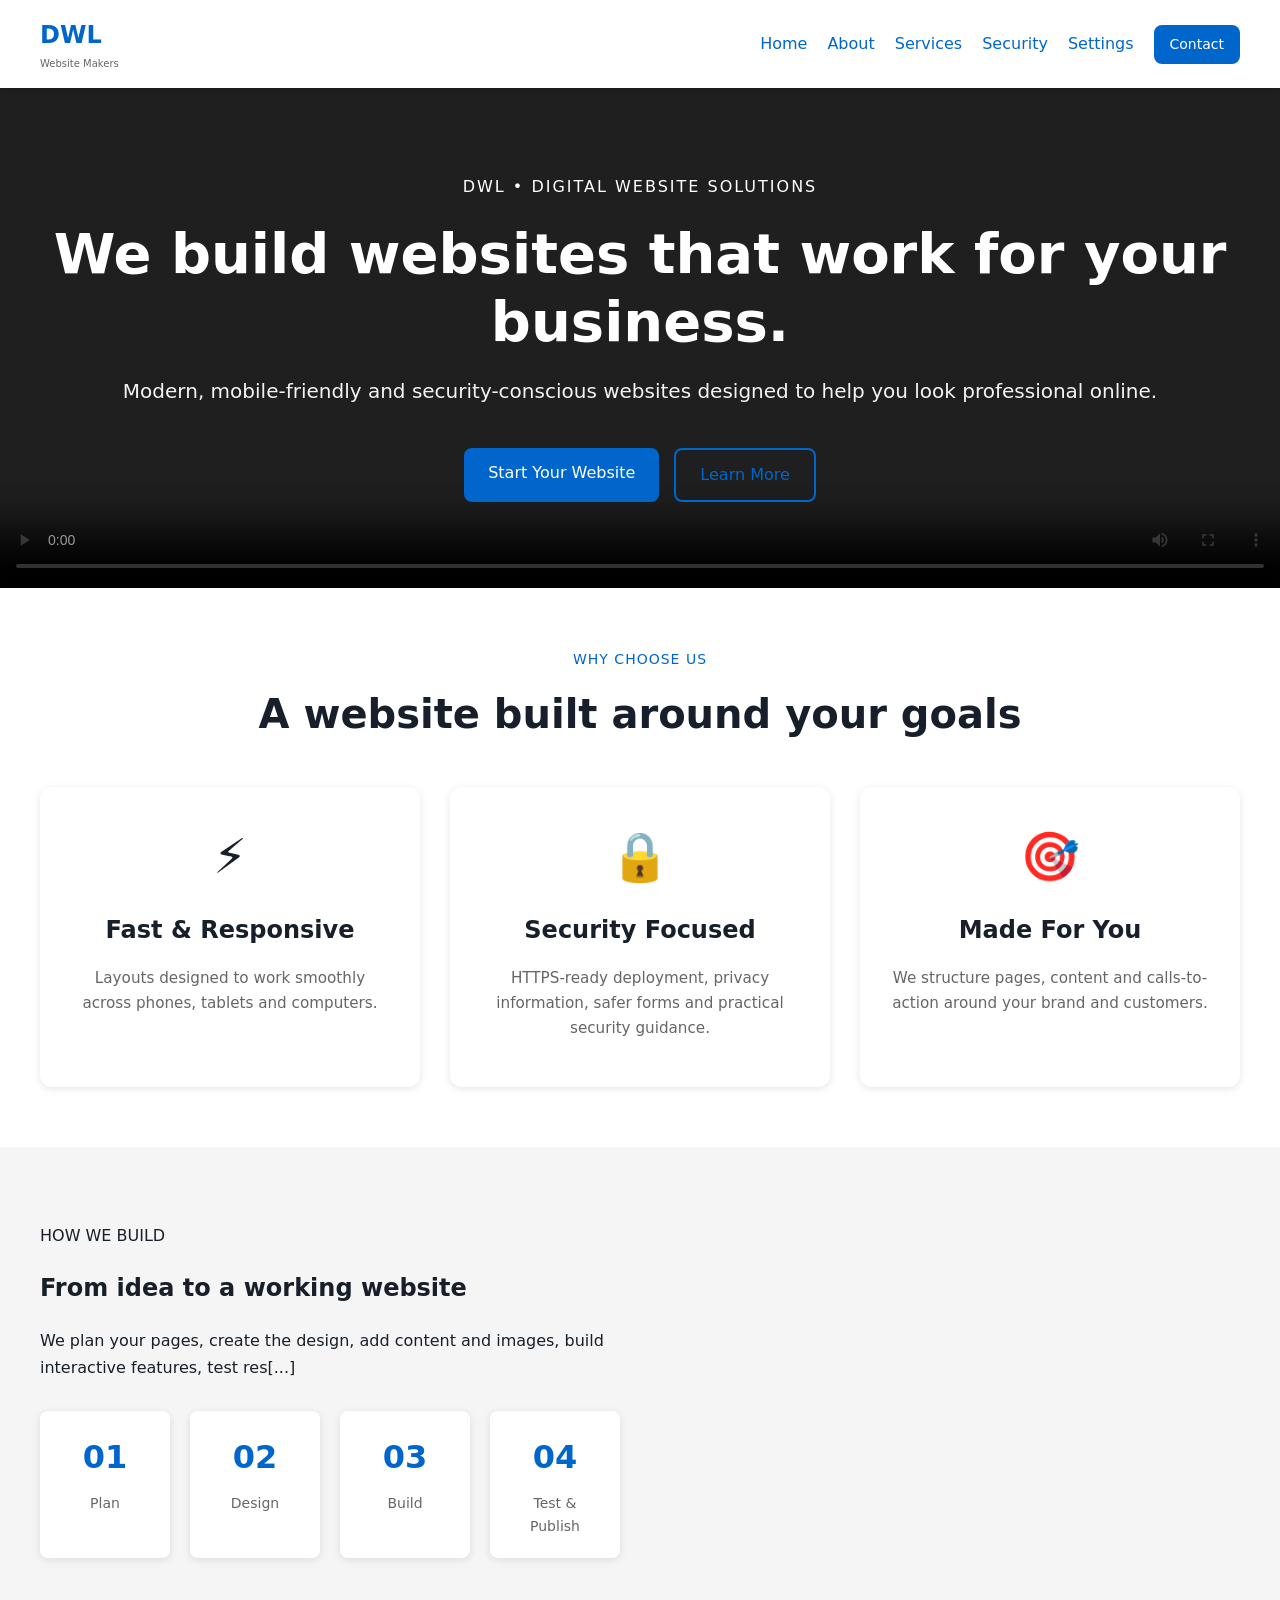
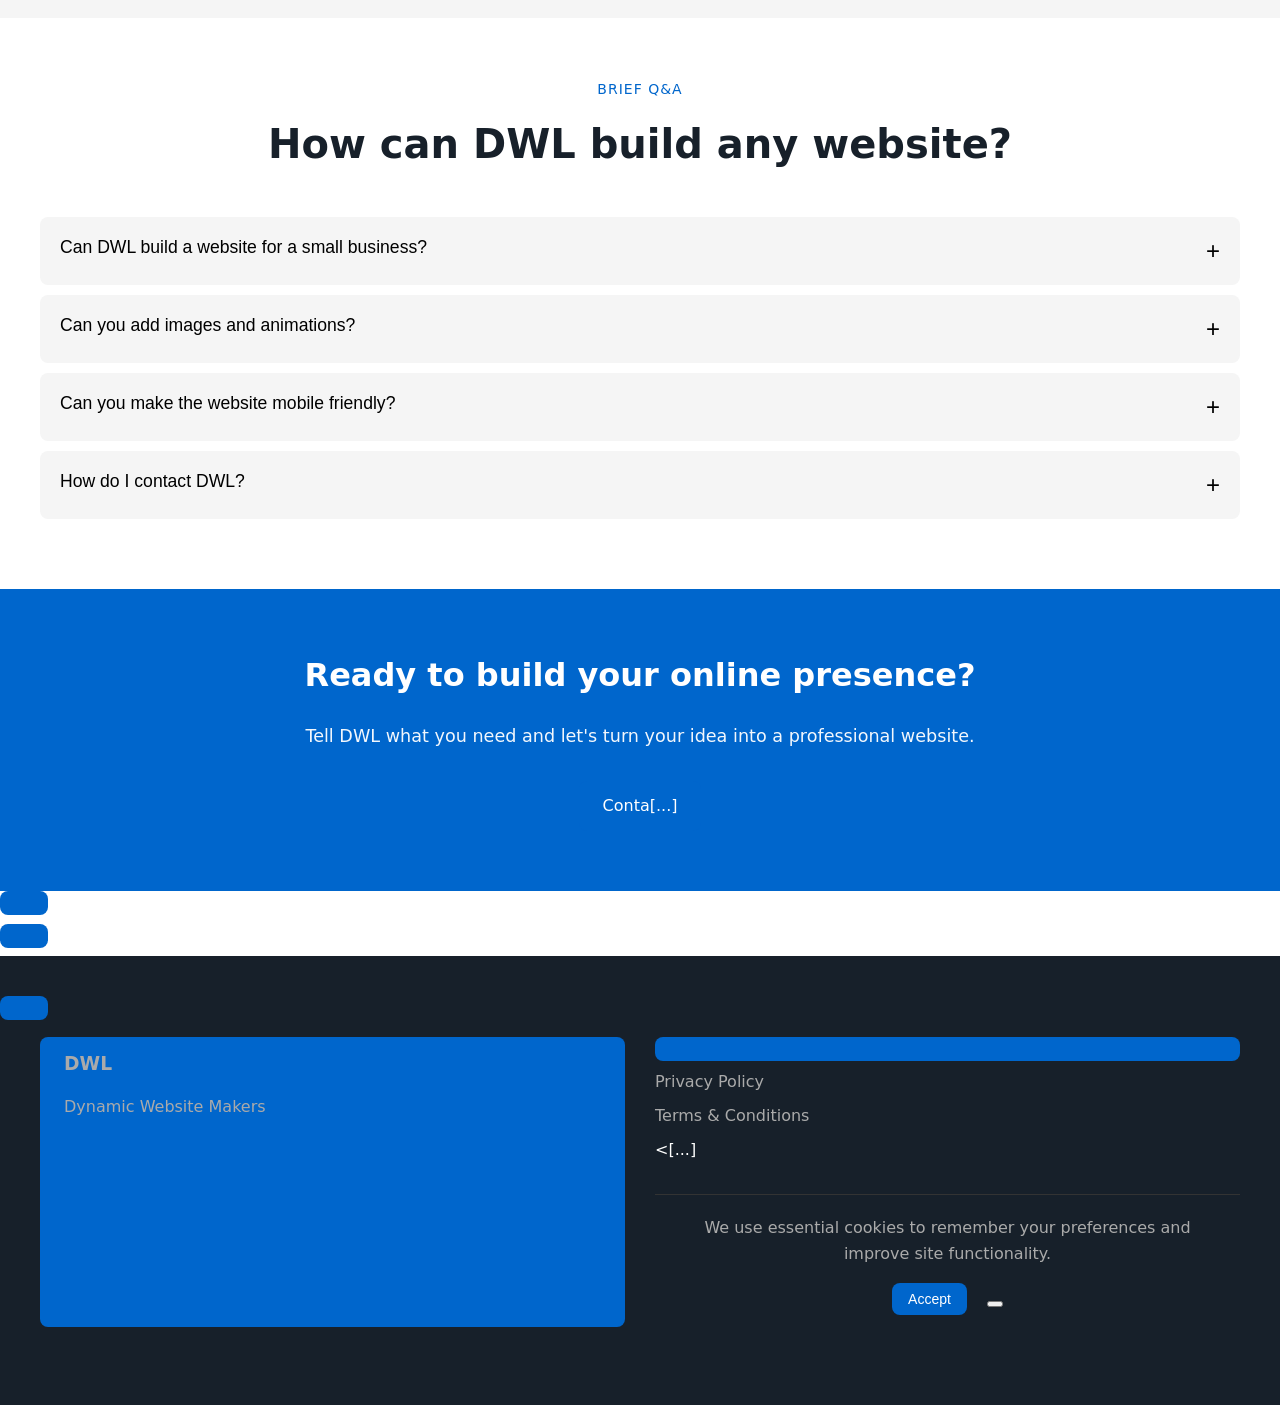
<file: index.html>
<!DOCTYPE html>
<html lang="en">
<head>
  <meta charset="UTF-8">
  <meta name="viewport" content="width=device-width, initial-scale=1.0">
  <meta name="description" content="DWL - Professional, secure and responsive website design and development services.">
  <meta name="robots" content="index, follow">
  <meta property="og:title" content="DWL | Dynamic Website Making">
  <meta property="og:description" content="We build modern, responsive and secure websites for businesses and individuals.">
  <meta property="og:image" content="images/dwl-workspace.jpg">
  <title>DWL | Dynamic Website Making</title>
  <link rel="icon" href="images/dwl-workspace.jpg">
  <link rel="stylesheet" href="style.css">
</head>
<body>
<header class="site-header">
  <nav class="nav container">
    <a class="brand" href="index.html"><span>DWL</span><small>Website Makers</small></a>
    <button class="menu-toggle" aria-label="Open menu">☰</button>
    <div class="nav-links">
      <a href="index.html">Home</a><a href="about.html">About</a><a href="services.html">Services</a>
      <a href="security.html">Security</a><a href="settings.html">Settings</a><a href="contact.html" class="btn small">Contact</a>
    </div>
  </nav>
</header>

<main>
<section class="hero">
  <video class="hero-video" controls>
    <source src="video/September_12,_2026(720p)(1).mp4" type="video/mp4">
  </video>
  <div class="hero-overlay"></div>
  <div class="container hero-content reveal">
    <p class="eyebrow">DWL • DIGITAL WEBSITE SOLUTIONS</p>
    <h1>We build websites that work for your business.</h1>
    <p class="lead">Modern, mobile-friendly and security-conscious websites designed to help you look professional online.</p>
    <div class="actions"><a class="btn" href="contact.html">Start Your Website</a><a class="btn ghost" href="about.html">Learn More</a></div>
  </div>
</section>

<section class="section container">
  <div class="section-head reveal"><p class="eyebrow">WHY CHOOSE US</p><h2>A website built around your goals</h2></div>
  <div class="cards">
    <article class="card reveal"><div class="icon">⚡</div><h3>Fast & Responsive</h3><p>Layouts designed to work smoothly across phones, tablets and computers.</p></article>
    <article class="card reveal"><div class="icon">🔒</div><h3>Security Focused</h3><p>HTTPS-ready deployment, privacy information, safer forms and practical security guidance.</p></article>
    <article class="card reveal"><div class="icon">🎯</div><h3>Made For You</h3><p>We structure pages, content and calls-to-action around your brand and customers.</p></article>
  </div>
</section>

<section class="section alt">
  <div class="container split">
    <div class="reveal"><p class="eyebrow">HOW WE BUILD</p><h2>From idea to a working website</h2><p>We plan your pages, create the design, add content and images, build interactive features, test res[...]
    <div class="process reveal">
      <div><b>01</b><span>Plan</span></div><div><b>02</b><span>Design</span></div><div><b>03</b><span>Build</span></div><div><b>04</b><span>Test & Publish</span></div>
    </div>
  </div>
</section>

<section class="section container faq-section">
  <div class="section-head reveal"><p class="eyebrow">BRIEF Q&A</p><h2>How can DWL build any website?</h2></div>
  <div class="faq reveal">
    <button class="faq-q">Can DWL build a website for a small business? <span>+</span></button>
    <div class="faq-a">Yes. We can create a focused business website with pages such as Home, About, Services, Gallery, Contact, Privacy Policy and Terms.</div>
    <button class="faq-q">Can you add images and animations? <span>+</span></button>
    <div class="faq-a">Yes. We can add your images, galleries, subtle animations, interactive sections and responsive layouts.</div>
    <button class="faq-q">Can you make the website mobile friendly? <span>+</span></button>
    <div class="faq-a">Yes. The design can adapt to phones, tablets and desktop screens.</div>
    <button class="faq-q">How do I contact DWL? <span>+</span></button>
    <div class="faq-a">Call 0977388313 or email drlldanny@gmail.com. Fax support is available on request.</div>
  </div>
</section>

<section class="cta">
  <div class="container reveal"><h2>Ready to build your online presence?</h2><p>Tell DWL what you need and let's turn your idea into a professional website.</p><a class="btn" href="contact.html">Conta[...]
</section>
</main>

<footer class="footer"><div class="container footer-grid"><div><h3>DWL</h3><p>Dynamic Website Makers</p></div><div><a href="privacy.html">Privacy Policy</a><a href="terms.html">Terms & Conditions</a><[...]
<div id="cookie-banner" class="cookie"><p>We use essential cookies to remember your preferences and improve site functionality.</p><button id="accept-cookies" class="btn small">Accept</button><button [...]
<script src="script.js"></script>
</body>
</html>
</file>
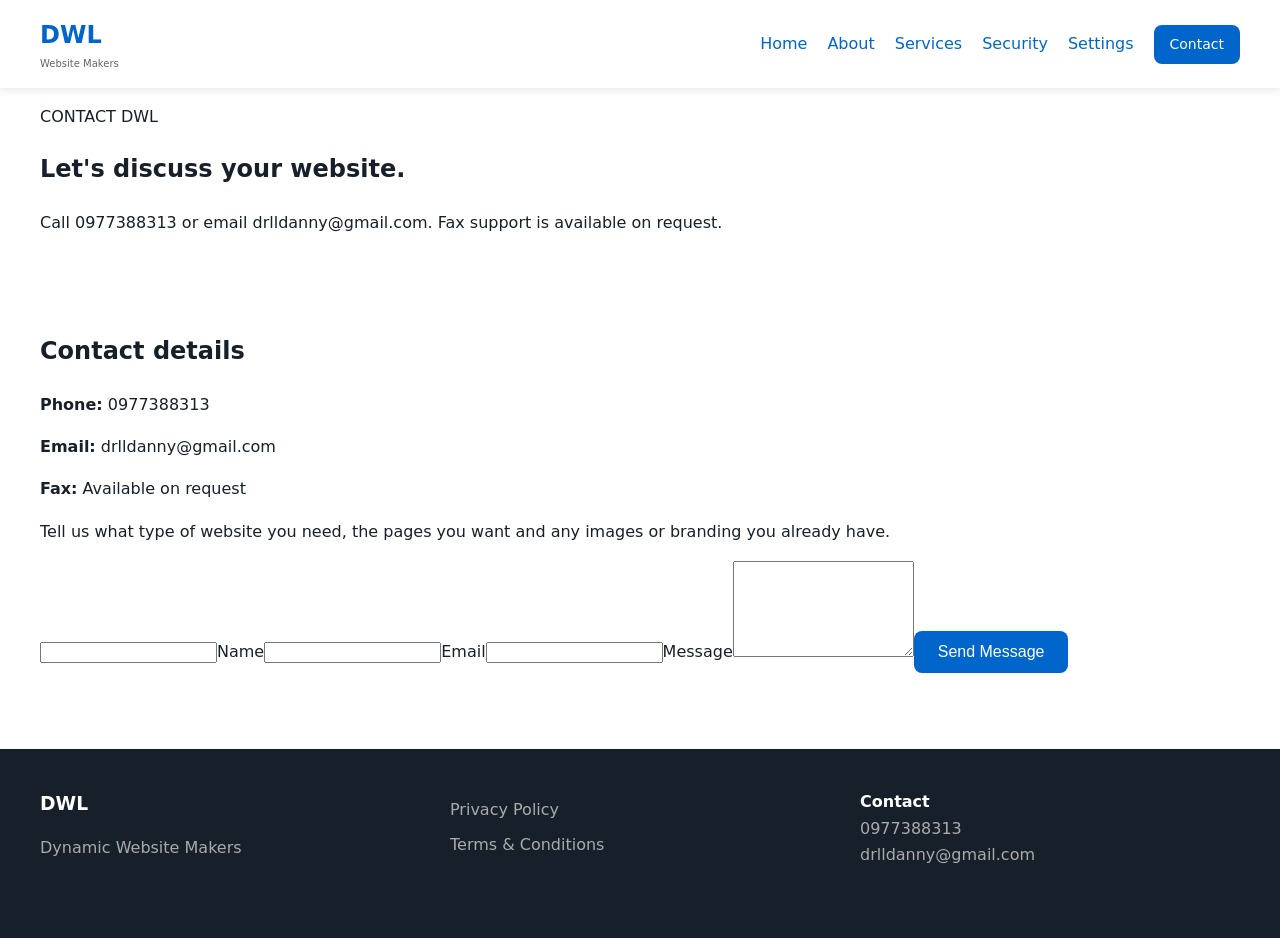
<file: contact.html>
<!DOCTYPE html><html lang="en"><head><meta charset="UTF-8"><meta name="viewport" content="width=device-width,initial-scale=1"><title>Contact | DWL</title><link rel="stylesheet" href="style.css"></head><body>
<header class="site-header"><nav class="nav container"><a class="brand" href="index.html"><span>DWL</span><small>Website Makers</small></a><button class="menu-toggle">☰</button><div class="nav-links"><a href="index.html">Home</a><a href="about.html">About</a><a href="services.html">Services</a><a href="security.html">Security</a><a href="settings.html">Settings</a><a href="contact.html" class="btn small">Contact</a></div></nav></header>
<main><section class="page-hero"><div class="container reveal"><p class="eyebrow">CONTACT DWL</p><h1>Let's discuss your website.</h1><p>Call 0977388313 or email drlldanny@gmail.com. Fax support is available on request.</p></div></section><section class="section container contact-grid"><div class="contact-info reveal"><h2>Contact details</h2><p><strong>Phone:</strong> 0977388313</p><p><strong>Email:</strong> drlldanny@gmail.com</p><p><strong>Fax:</strong> Available on request</p><p>Tell us what type of website you need, the pages you want and any images or branding you already have.</p></div>
<form id="contact-form" class="contact-form reveal" novalidate><input type="text" name="website" class="honeypot" tabindex="-1" autocomplete="off"><label>Name<input name="name" required maxlength="80"></label><label>Email<input name="email" type="email" required maxlength="120"></label><label>Message<textarea name="message" rows="6" required maxlength="1000"></textarea></label><button class="btn" type="submit">Send Message</button><p id="form-status" class="form-status"></p></form></section></main>
<footer class="footer"><div class="container footer-grid"><div><h3>DWL</h3><p>Dynamic Website Makers</p></div><div><a href="privacy.html">Privacy Policy</a><a href="terms.html">Terms & Conditions</a></div><div><strong>Contact</strong><p>0977388313<br>drlldanny@gmail.com</p></div></div></footer><script src="script.js"></script></body></html>
</file>
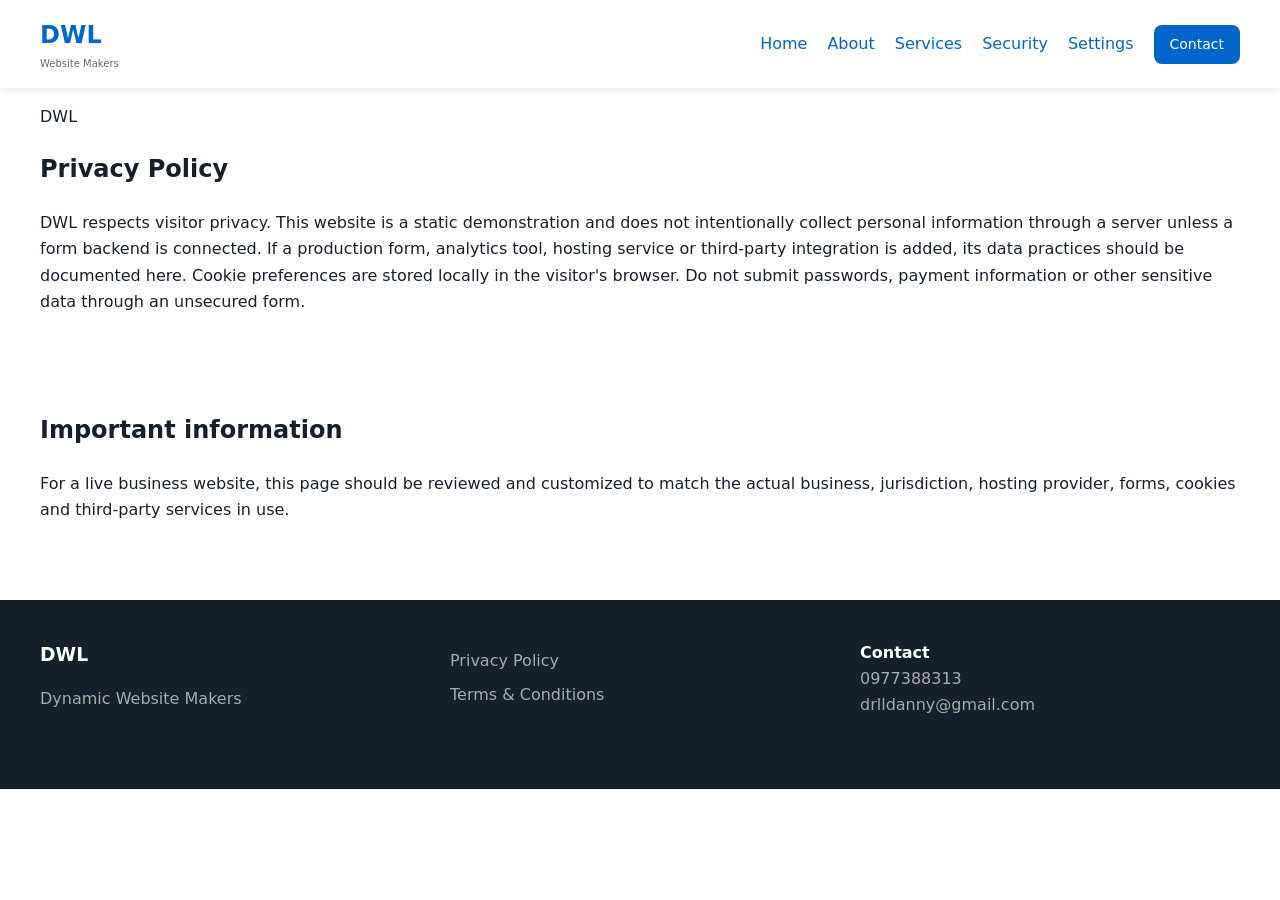
<file: privacy.html>
<!DOCTYPE html><html lang="en"><head><meta charset="UTF-8"><meta name="viewport" content="width=device-width,initial-scale=1"><title>Privacy Policy | DWL</title><link rel="stylesheet" href="style.css"></head><body>
<header class="site-header"><nav class="nav container"><a class="brand" href="index.html"><span>DWL</span><small>Website Makers</small></a><button class="menu-toggle">☰</button><div class="nav-links"><a href="index.html">Home</a><a href="about.html">About</a><a href="services.html">Services</a><a href="security.html">Security</a><a href="settings.html">Settings</a><a href="contact.html" class="btn small">Contact</a></div></nav></header>
<main><section class="page-hero"><div class="container reveal"><p class="eyebrow">DWL</p><h1>Privacy Policy</h1><p>DWL respects visitor privacy. This website is a static demonstration and does not intentionally collect personal information through a server unless a form backend is connected. If a production form, analytics tool, hosting service or third-party integration is added, its data practices should be documented here. Cookie preferences are stored locally in the visitor's browser. Do not submit passwords, payment information or other sensitive data through an unsecured form.</p></div></section><section class="section container legal reveal"><h2>Important information</h2><p>For a live business website, this page should be reviewed and customized to match the actual business, jurisdiction, hosting provider, forms, cookies and third-party services in use.</p></section></main>
<footer class="footer"><div class="container footer-grid"><div><h3>DWL</h3><p>Dynamic Website Makers</p></div><div><a href="privacy.html">Privacy Policy</a><a href="terms.html">Terms & Conditions</a></div><div><strong>Contact</strong><p>0977388313<br>drlldanny@gmail.com</p></div></div></footer><script src="script.js"></script></body></html>
</file>
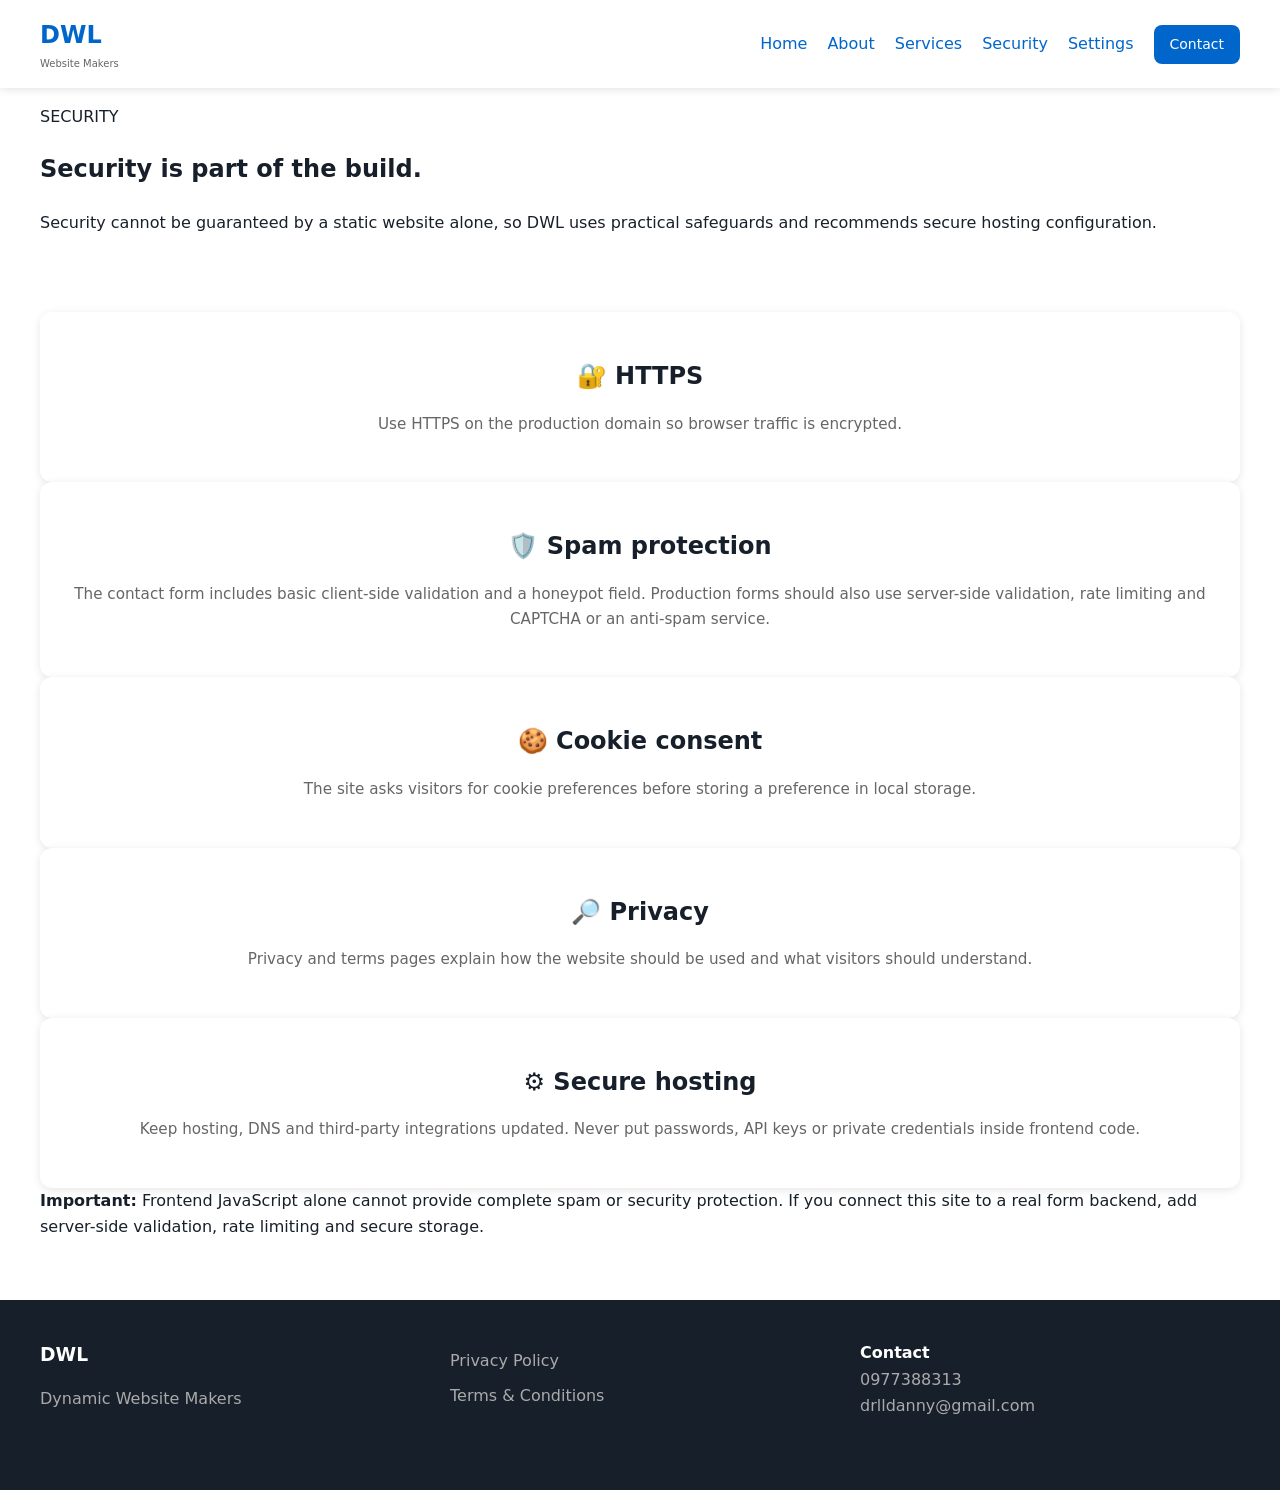
<file: security.html>
<!DOCTYPE html><html lang="en"><head><meta charset="UTF-8"><meta name="viewport" content="width=device-width,initial-scale=1"><title>Security | DWL</title><link rel="stylesheet" href="style.css"></head><body>
<header class="site-header"><nav class="nav container"><a class="brand" href="index.html"><span>DWL</span><small>Website Makers</small></a><button class="menu-toggle">☰</button><div class="nav-links"><a href="index.html">Home</a><a href="about.html">About</a><a href="services.html">Services</a><a href="security.html">Security</a><a href="settings.html">Settings</a><a href="contact.html" class="btn small">Contact</a></div></nav></header>
<main><section class="page-hero"><div class="container reveal"><p class="eyebrow">SECURITY</p><h1>Security is part of the build.</h1><p>Security cannot be guaranteed by a static website alone, so DWL uses practical safeguards and recommends secure hosting configuration.</p></div></section><section class="section container"><div class="security-list">
<div class="card reveal"><h3>🔐 HTTPS</h3><p>Use HTTPS on the production domain so browser traffic is encrypted.</p></div>
<div class="card reveal"><h3>🛡️ Spam protection</h3><p>The contact form includes basic client-side validation and a honeypot field. Production forms should also use server-side validation, rate limiting and CAPTCHA or an anti-spam service.</p></div>
<div class="card reveal"><h3>🍪 Cookie consent</h3><p>The site asks visitors for cookie preferences before storing a preference in local storage.</p></div>
<div class="card reveal"><h3>🔎 Privacy</h3><p>Privacy and terms pages explain how the website should be used and what visitors should understand.</p></div>
<div class="card reveal"><h3>⚙️ Secure hosting</h3><p>Keep hosting, DNS and third-party integrations updated. Never put passwords, API keys or private credentials inside frontend code.</p></div>
</div><div class="notice reveal"><strong>Important:</strong> Frontend JavaScript alone cannot provide complete spam or security protection. If you connect this site to a real form backend, add server-side validation, rate limiting and secure storage.</div></section></main>
<footer class="footer"><div class="container footer-grid"><div><h3>DWL</h3><p>Dynamic Website Makers</p></div><div><a href="privacy.html">Privacy Policy</a><a href="terms.html">Terms & Conditions</a></div><div><strong>Contact</strong><p>0977388313<br>drlldanny@gmail.com</p></div></div></footer><script src="script.js"></script></body></html>
</file>
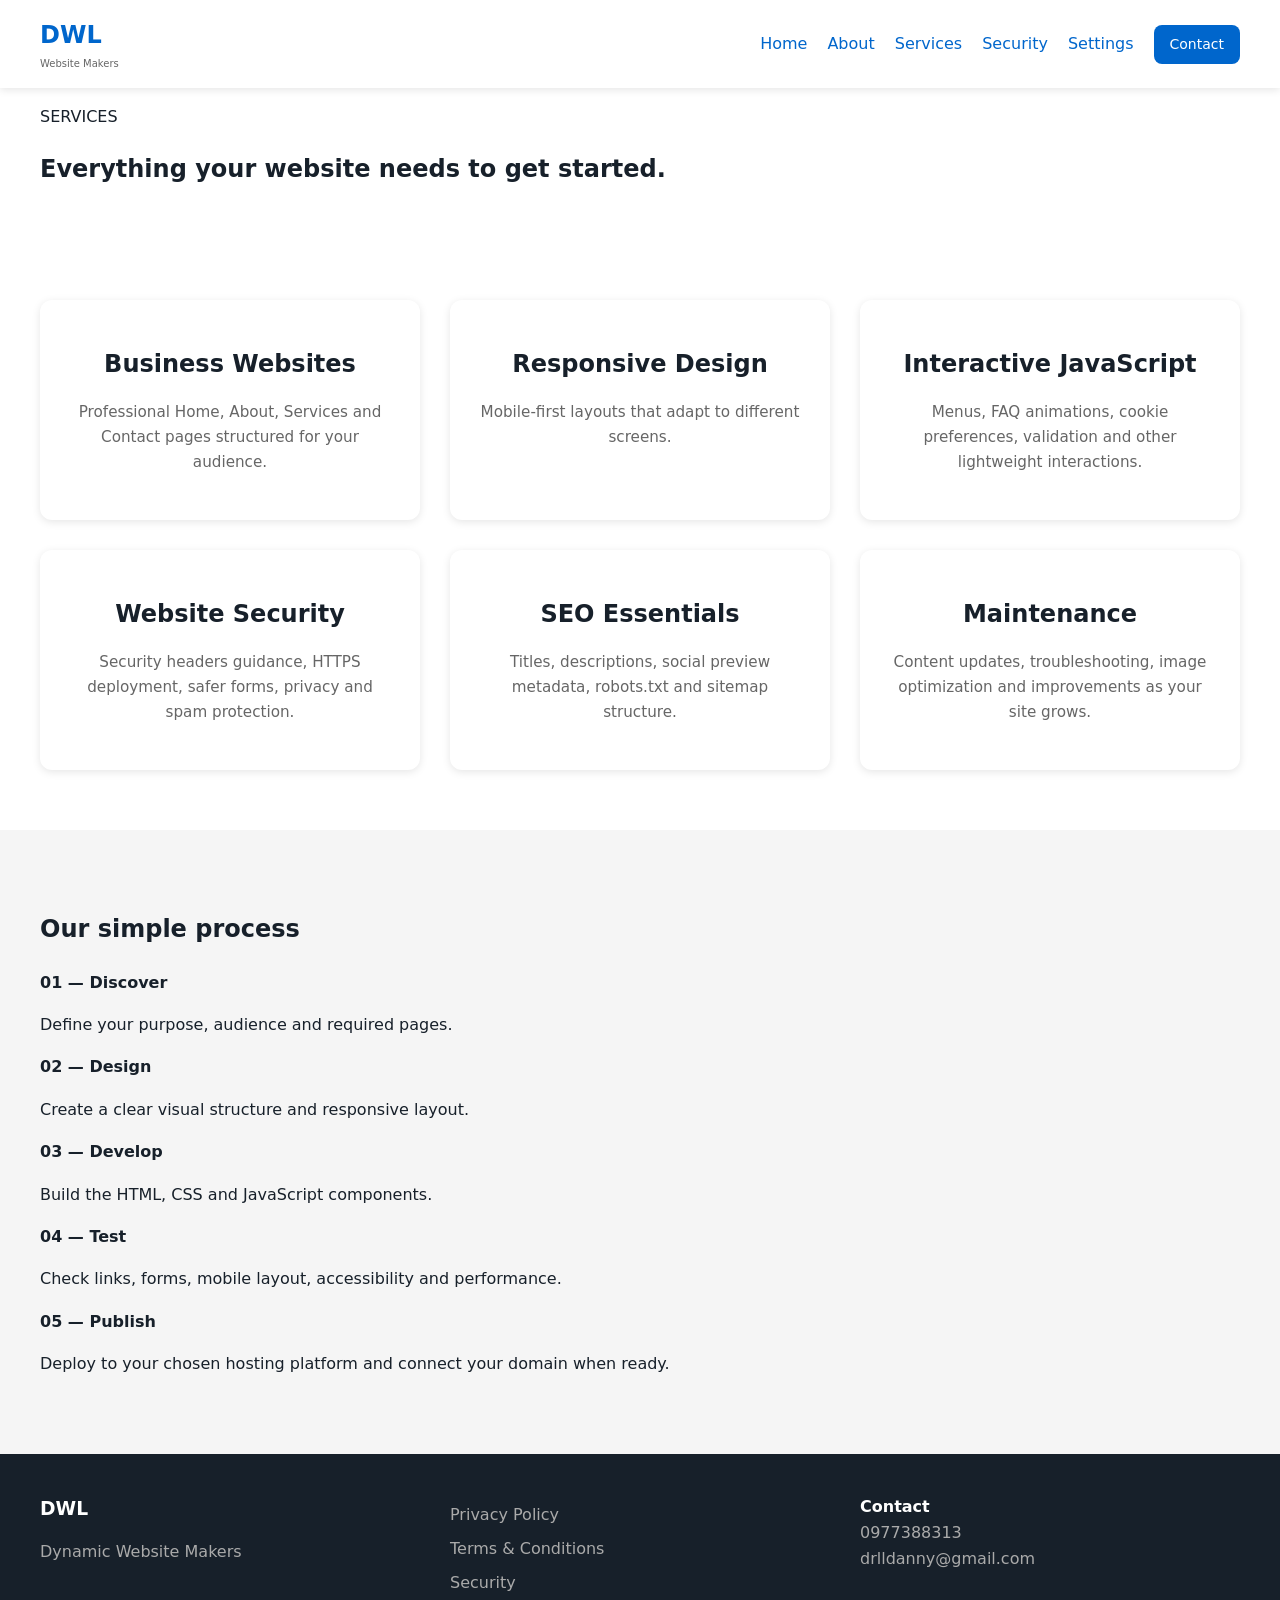
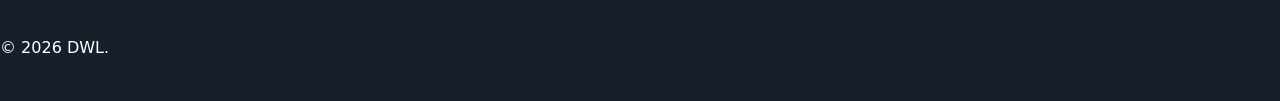
<file: services.html>
<!DOCTYPE html><html lang="en"><head><meta charset="UTF-8"><meta name="viewport" content="width=device-width,initial-scale=1"><meta name="description" content="DWL website design and development services."><title>Services | DWL</title><link rel="stylesheet" href="style.css"></head><body>
<header class="site-header"><nav class="nav container"><a class="brand" href="index.html"><span>DWL</span><small>Website Makers</small></a><button class="menu-toggle">☰</button><div class="nav-links"><a href="index.html">Home</a><a href="about.html">About</a><a href="services.html">Services</a><a href="security.html">Security</a><a href="settings.html">Settings</a><a href="contact.html" class="btn small">Contact</a></div></nav></header>
<main><section class="page-hero"><div class="container reveal"><p class="eyebrow">SERVICES</p><h1>Everything your website needs to get started.</h1></div></section><section class="section container"><div class="cards">
<article class="card reveal"><h3>Business Websites</h3><p>Professional Home, About, Services and Contact pages structured for your audience.</p></article>
<article class="card reveal"><h3>Responsive Design</h3><p>Mobile-first layouts that adapt to different screens.</p></article>
<article class="card reveal"><h3>Interactive JavaScript</h3><p>Menus, FAQ animations, cookie preferences, validation and other lightweight interactions.</p></article>
<article class="card reveal"><h3>Website Security</h3><p>Security headers guidance, HTTPS deployment, safer forms, privacy and spam protection.</p></article>
<article class="card reveal"><h3>SEO Essentials</h3><p>Titles, descriptions, social preview metadata, robots.txt and sitemap structure.</p></article>
<article class="card reveal"><h3>Maintenance</h3><p>Content updates, troubleshooting, image optimization and improvements as your site grows.</p></article>
</div></section><section class="section alt"><div class="container"><h2 class="reveal">Our simple process</h2><div class="timeline"><div class="reveal"><b>01 — Discover</b><p>Define your purpose, audience and required pages.</p></div><div class="reveal"><b>02 — Design</b><p>Create a clear visual structure and responsive layout.</p></div><div class="reveal"><b>03 — Develop</b><p>Build the HTML, CSS and JavaScript components.</p></div><div class="reveal"><b>04 — Test</b><p>Check links, forms, mobile layout, accessibility and performance.</p></div><div class="reveal"><b>05 — Publish</b><p>Deploy to your chosen hosting platform and connect your domain when ready.</p></div></div></div></section></main>
<footer class="footer"><div class="container footer-grid"><div><h3>DWL</h3><p>Dynamic Website Makers</p></div><div><a href="privacy.html">Privacy Policy</a><a href="terms.html">Terms & Conditions</a><a href="security.html">Security</a></div><div><strong>Contact</strong><p>0977388313<br>drlldanny@gmail.com</p></div></div><div class="copyright">© <span id="year"></span> DWL.</div></footer><script src="script.js"></script></body></html>
</file>
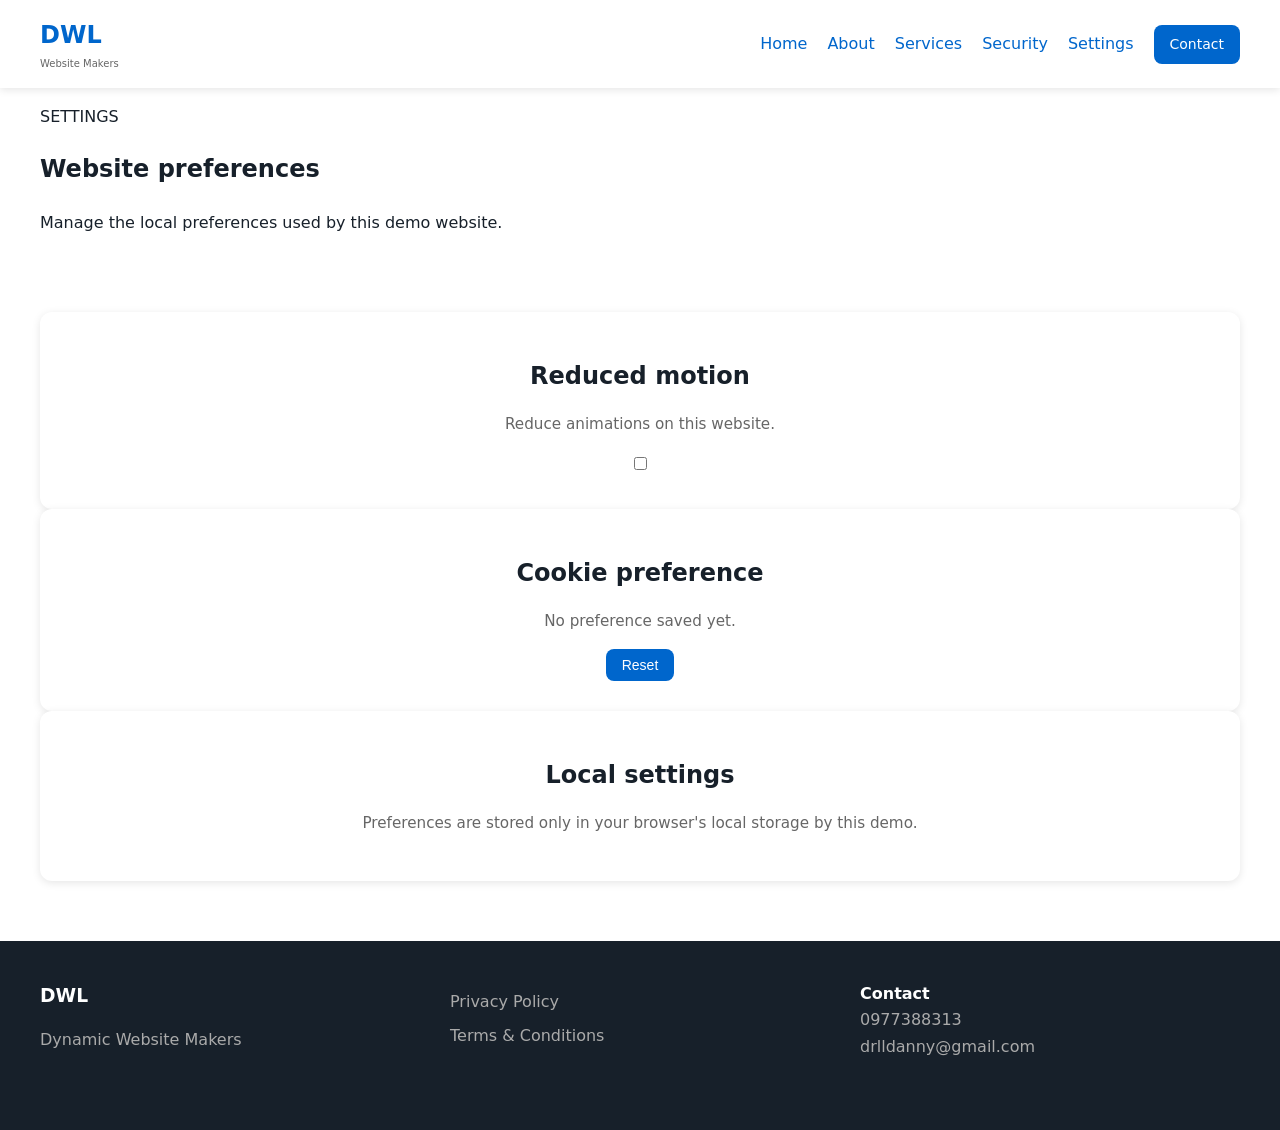
<file: settings.html>
<!DOCTYPE html><html lang="en"><head><meta charset="UTF-8"><meta name="viewport" content="width=device-width,initial-scale=1"><title>Settings | DWL</title><link rel="stylesheet" href="style.css"></head><body>
<header class="site-header"><nav class="nav container"><a class="brand" href="index.html"><span>DWL</span><small>Website Makers</small></a><button class="menu-toggle">☰</button><div class="nav-links"><a href="index.html">Home</a><a href="about.html">About</a><a href="services.html">Services</a><a href="security.html">Security</a><a href="settings.html">Settings</a><a href="contact.html" class="btn small">Contact</a></div></nav></header>
<main><section class="page-hero"><div class="container reveal"><p class="eyebrow">SETTINGS</p><h1>Website preferences</h1><p>Manage the local preferences used by this demo website.</p></div></section><section class="section container settings"><div class="setting card reveal"><div><h3>Reduced motion</h3><p>Reduce animations on this website.</p></div><label class="switch"><input id="motion-toggle" type="checkbox"><span></span></label></div><div class="setting card reveal"><div><h3>Cookie preference</h3><p id="cookie-status">Checking...</p></div><button id="reset-cookies" class="btn small">Reset</button></div><div class="setting card reveal"><div><h3>Local settings</h3><p>Preferences are stored only in your browser's local storage by this demo.</p></div></div></section></main>
<footer class="footer"><div class="container footer-grid"><div><h3>DWL</h3><p>Dynamic Website Makers</p></div><div><a href="privacy.html">Privacy Policy</a><a href="terms.html">Terms & Conditions</a></div><div><strong>Contact</strong><p>0977388313<br>drlldanny@gmail.com</p></div></div></footer><script src="script.js"></script></body></html>
</file>
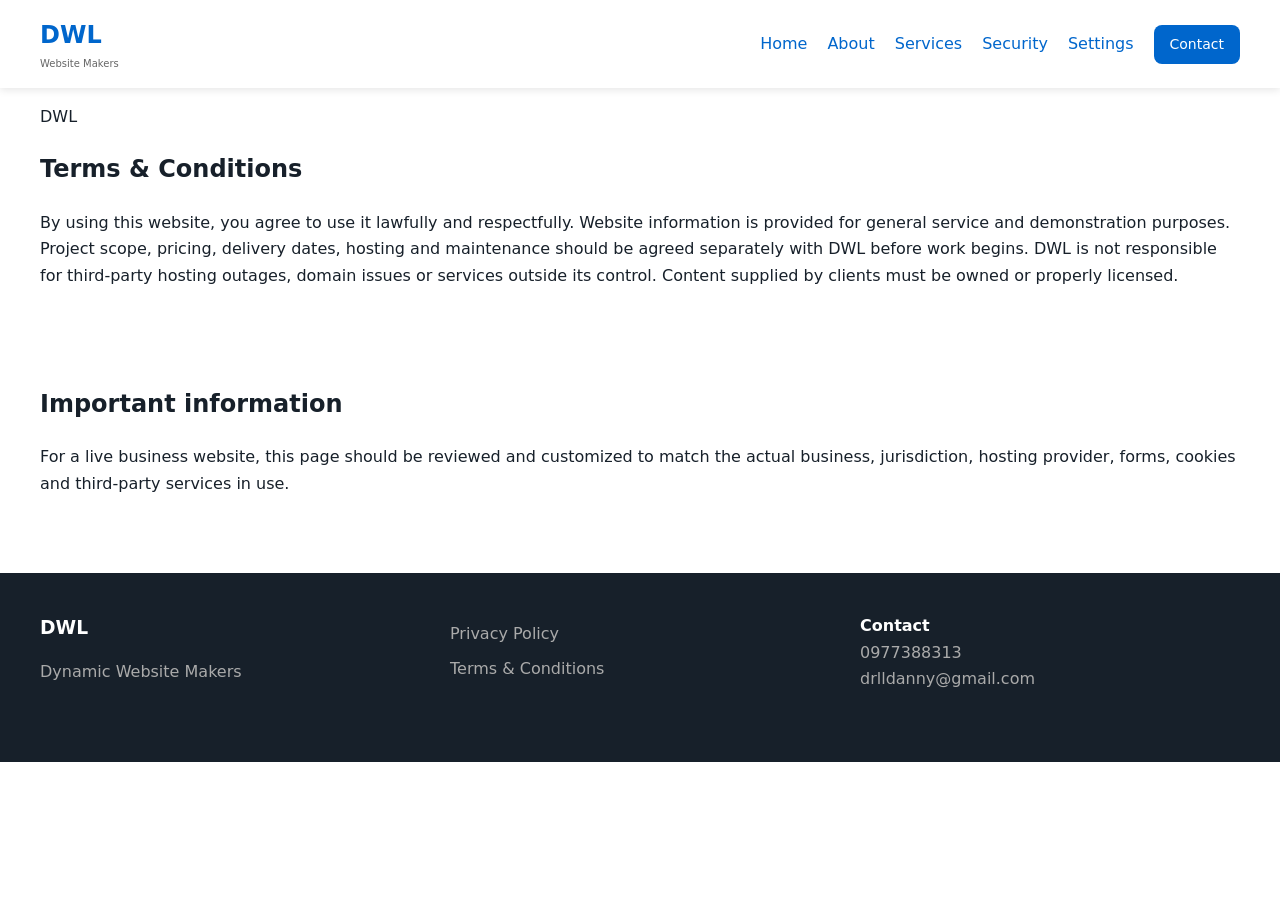
<file: terms.html>
<!DOCTYPE html><html lang="en"><head><meta charset="UTF-8"><meta name="viewport" content="width=device-width,initial-scale=1"><title>Terms & Conditions | DWL</title><link rel="stylesheet" href="style.css"></head><body>
<header class="site-header"><nav class="nav container"><a class="brand" href="index.html"><span>DWL</span><small>Website Makers</small></a><button class="menu-toggle">☰</button><div class="nav-links"><a href="index.html">Home</a><a href="about.html">About</a><a href="services.html">Services</a><a href="security.html">Security</a><a href="settings.html">Settings</a><a href="contact.html" class="btn small">Contact</a></div></nav></header>
<main><section class="page-hero"><div class="container reveal"><p class="eyebrow">DWL</p><h1>Terms & Conditions</h1><p>By using this website, you agree to use it lawfully and respectfully. Website information is provided for general service and demonstration purposes. Project scope, pricing, delivery dates, hosting and maintenance should be agreed separately with DWL before work begins. DWL is not responsible for third-party hosting outages, domain issues or services outside its control. Content supplied by clients must be owned or properly licensed.</p></div></section><section class="section container legal reveal"><h2>Important information</h2><p>For a live business website, this page should be reviewed and customized to match the actual business, jurisdiction, hosting provider, forms, cookies and third-party services in use.</p></section></main>
<footer class="footer"><div class="container footer-grid"><div><h3>DWL</h3><p>Dynamic Website Makers</p></div><div><a href="privacy.html">Privacy Policy</a><a href="terms.html">Terms & Conditions</a></div><div><strong>Contact</strong><p>0977388313<br>drlldanny@gmail.com</p></div></div></footer><script src="script.js"></script></body></html>
</file>
<file: style.css>
*{box-sizing:border-box}html{scroll-behavior:smooth}body{margin:0;font-family:Inter,system-ui,-apple-system,Segoe UI,sans-serif;color:#17202a;background:#fff;line-height:1.65}.container{width:min(100% - 2rem,1200px);margin:0 auto}a{color:#0066cc;text-decoration:none}a:hover{text-decoration:underline}.btn{display:inline-block;padding:12px 24px;background:#0066cc;color:#fff;border:none;border-radius:8px;font-size:1rem;cursor:pointer;transition:all .3s}.btn:hover{background:#0052a3}.btn.ghost{background:0 0;border:2px solid #0066cc;color:#0066cc}.btn.ghost:hover{background:#0066cc;color:#fff}.btn.small{padding:8px 16px;font-size:.875rem}.section{padding:60px 0}.section.alt{background:#f5f5f5}.section-head{text-align:center;margin-bottom:40px}.section-head .eyebrow{font-size:.875rem;color:#0066cc;text-transform:uppercase;letter-spacing:1px;margin:0}.section-head h2{font-size:2.5rem;margin:10px 0 0 0;color:#17202a}.cards{display:grid;grid-template-columns:repeat(auto-fit,minmax(300px,1fr));gap:30px;margin-top:30px}.card{background:#fff;padding:30px;border-radius:12px;box-shadow:0 2px 8px rgba(0,0,0,.1);text-align:center;transition:transform .3s,box-shadow .3s}.card:hover{transform:translateY(-5px);box-shadow:0 8px 20px rgba(0,0,0,.15)}.card .icon{font-size:3rem;margin-bottom:15px}.card h3{font-size:1.5rem;margin:15px 0;color:#17202a}.card p{color:#666;font-size:.95rem}.split{display:grid;grid-template-columns:1fr 1fr;gap:40px;align-items:center}.process{display:grid;grid-template-columns:repeat(4,1fr);gap:20px;margin-top:30px}.process div{text-align:center;padding:20px;background:#fff;border-radius:8px;box-shadow:0 2px 8px rgba(0,0,0,.1)}.process b{display:block;font-size:2rem;color:#0066cc}.process span{display:block;font-size:.875rem;color:#666;margin-top:8px}.site-header{background:#fff;box-shadow:0 2px 8px rgba(0,0,0,.1);position:sticky;top:0;z-index:100}.nav{display:flex;justify-content:space-between;align-items:center;padding:1rem 0}.nav .brand{font-size:1.5rem;font-weight:700;color:#17202a}.nav .brand span{color:#0066cc}.nav .brand small{display:block;font-size:.625rem;font-weight:400;color:#666}.nav-links{display:flex;gap:20px;align-items:center}.menu-toggle{display:none;background:0 0;border:none;font-size:1.5rem;cursor:pointer}.hero{position:relative;height:500px;color:#fff;display:flex;align-items:center;justify-content:center;overflow:hidden}.hero-video{position:absolute;top:0;left:0;width:100%;height:100%;object-fit:cover;z-index:1}.hero-overlay{position:absolute;top:0;left:0;width:100%;height:100%;background:rgba(0,0,0,.4);z-index:2}.hero-content{position:relative;z-index:3;text-align:center}.hero-content .eyebrow{font-size:1rem;text-transform:uppercase;letter-spacing:2px;margin:0 0 20px 0}.hero-content h1{font-size:3.5rem;margin:20px 0;line-height:1.2}.hero-content .lead{font-size:1.25rem;margin:20px 0 40px 0;opacity:.95}.hero-content .actions{display:flex;gap:15px;justify-content:center;flex-wrap:wrap}.faq{margin-top:30px}.faq-q{width:100%;padding:20px;background:#f5f5f5;border:none;border-radius:8px;text-align:left;font-size:1.1rem;cursor:pointer;margin-bottom:10px;transition:all .3s}.faq-q:hover{background:#e0e0e0}.faq-q span{float:right;font-size:1.5rem}.faq-a{display:none;padding:20px;background:#fff;border-left:4px solid #0066cc;margin-bottom:10px;color:#666}.faq-a.open{display:block}.cta{background:#0066cc;color:#fff;padding:60px 0;text-align:center}.cta h2{font-size:2rem;margin:0 0 20px 0}.cta p{font-size:1.1rem;margin:0 0 30px 0;opacity:.95}.footer{background:#17202a;color:#fff;padding:40px 0}.footer-grid{display:grid;grid-template-columns:repeat(auto-fit,minmax(250px,1fr));gap:30px;margin-bottom:30px}.footer-grid h3{margin:0 0 15px 0}.footer-grid p{color:#aaa;margin:0}.footer-grid a{color:#aaa;display:block;margin:8px 0}.footer-grid a:hover{color:#fff;text-decoration:none}.cookie{background:#17202a;color:#fff;padding:20px;text-align:center;border-top:1px solid #333;margin-top:30px}.cookie p{margin:0 0 15px 0}.cookie button{margin:0 10px}.reveal{opacity:0;animation:fadeIn .6s ease-out forwards}@keyframes fadeIn{from{opacity:0;transform:translateY(20px)}to{opacity:1;transform:translateY(0)}}@media(max-width:768px){.nav-links{display:none;flex-direction:column;position:absolute;top:60px;left:0;right:0;background:#fff;padding:20px;box-shadow:0 2px 8px rgba(0,0,0,.1)}.nav-links.open{display:flex}.menu-toggle{display:block}.hero-content h1{font-size:2.5rem}.hero-content .actions{flex-direction:column}.split{grid-template-columns:1fr}.process{grid-template-columns:repeat(2,1fr)}.section-head h2{font-size:1.75rem}}
</file>
